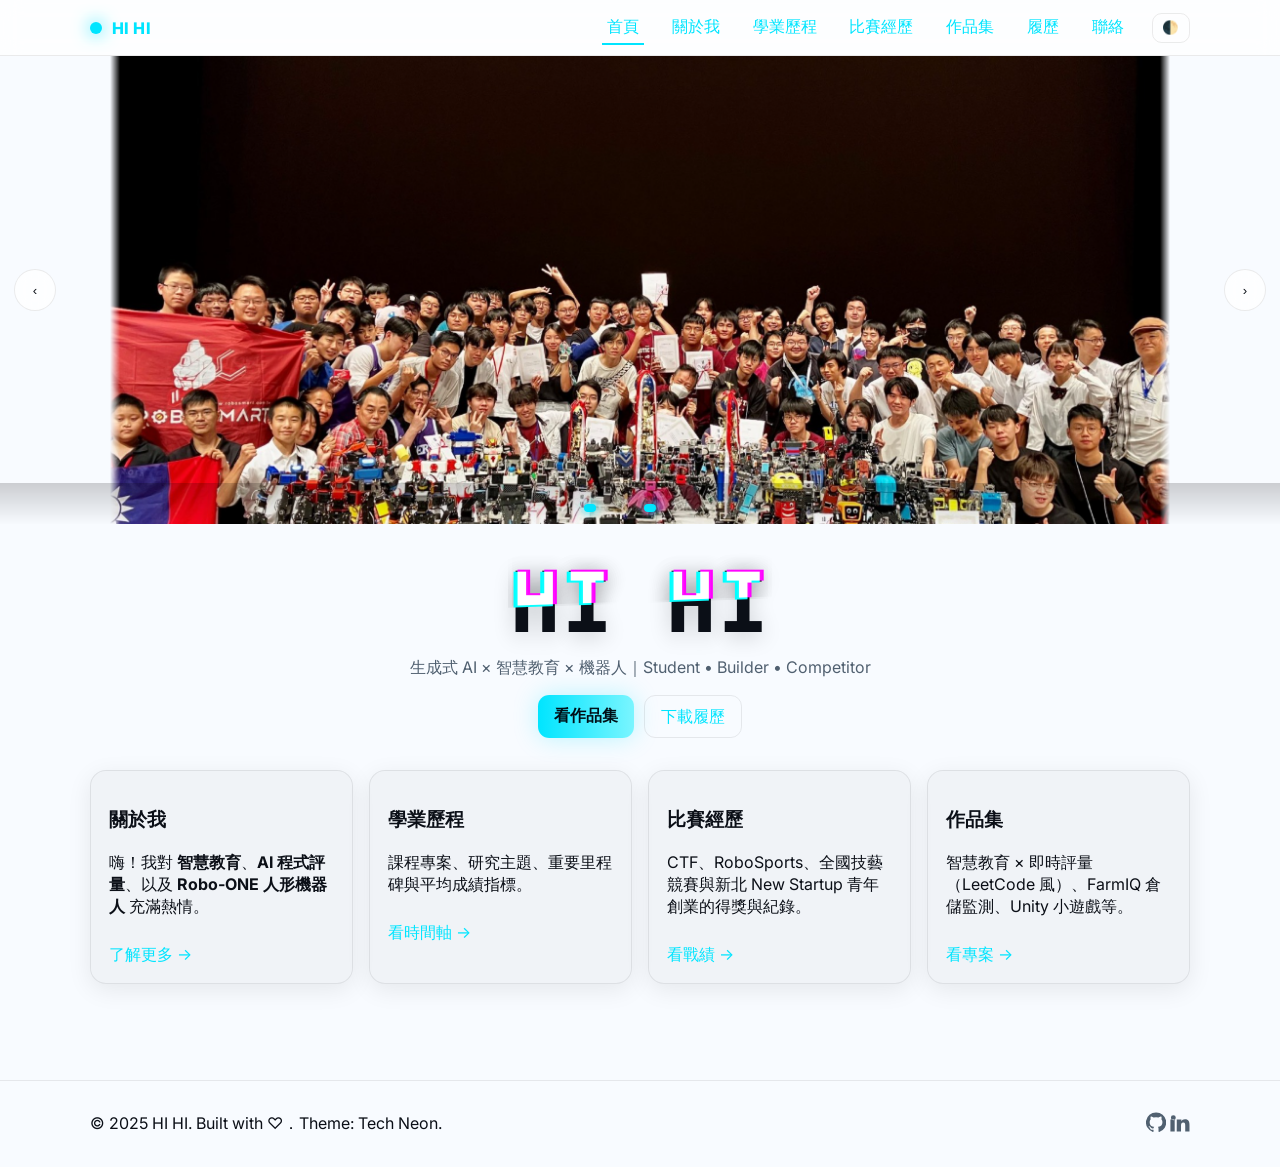
<file: index.html>
<!DOCTYPE html>
<html lang="zh-Hant">

<head>
    <meta charset="utf-8" />
    <meta name="viewport" content="width=device-width, initial-scale=1" />
    <title>首頁 · HI HI — Tech Portfolio</title>
    <meta name="description" content="科技風個人簡介網站：比賽經歷、學業歷程、作品集、履歷與聯絡方式。" />
    <meta name="color-scheme" content="dark light" />
    <link rel="preconnect" href="https://fonts.gstatic.com" crossorigin>
    <link href="https://fonts.googleapis.com/css2?family=JetBrains+Mono:wght@400;600;800&family=Inter:wght@300;400;600;800&display=swap" rel="stylesheet">
    <link rel="stylesheet" href="assets/css/style.css" />
    <script defer src="assets/js/main.js"></script>
    <script src="assets/js/main.js" defer></script>
</head>

<body>

    <header class="site-header glass">
        <div class="container nav-row">
            <a class="brand" href="index.html">
                <span class="logo-dot"></span><span class="brand-text">HI HI</span>
            </a>
            <button class="nav-toggle" aria-label="Toggle Menu">☰</button>
            <nav class="nav">
                <a href="index.html">首頁</a>
                <a href="about.html">關於我</a>
                <a href="academics.html">學業歷程</a>
                <a href="competitions.html">比賽經歷</a>
                <a href="projects.html">作品集</a>
                <a href="resume.html">履歷</a>
                <a href="contact.html">聯絡</a>
                <button id="themeSwitch" class="theme-btn" title="切換主題">🌓</button>
            </nav>
        </div>
    </header>

    <main class="content">

        <section class="hero">
            <div class="hero-slider" aria-label="Hero gallery">
                <div class="slides" id="heroSlides">
                    <img src="assets/images/hero-1.png" alt="作品精選 1" loading="lazy">
                    <img src="assets/images/hero-2.jpg" alt="作品精選 2" loading="lazy">
                    <img src="assets/images/hero-3.jpg" alt="作品精選 3" loading="lazy">
                </div>

                <button class="ctrl prev" aria-label="上一張">‹</button>
                <button class="ctrl next" aria-label="下一張">›</button>

                <div class="dots" id="heroDots"></div>
            </div>
        </section>

        <section class="hero-text">
            <h1 id="brandTitle" class="glitch" data-text="HI HI">HI HI</h1>
            <p id="brandSubtitle" class="subtitle">生成式 AI × 智慧教育 × 機器人｜Student • Builder • Competitor</p>
            <div id="brandCta" class="cta">
                <a class="btn primary" href="projects.html">看作品集</a>
                <a class="btn" href="resume.html">下載履歷</a>
            </div>
        </section>


        <section class="container cards">
            <article class="card">
                <h3>關於我</h3>
                <p>嗨！我對 <b>智慧教育</b>、<b>AI 程式評量</b>、以及 <b>Robo‑ONE 人形機器人</b> 充滿熱情。</p>
                <a class="link" href="about.html">了解更多 →</a>
            </article>
            <article class="card">
                <h3>學業歷程</h3>
                <p>課程專案、研究主題、重要里程碑與平均成績指標。</p>
                <a class="link" href="academics.html">看時間軸 →</a>
            </article>
            <article class="card">
                <h3>比賽經歷</h3>
                <p>CTF、RoboSports、全國技藝競賽與新北 New Startup 青年創業的得獎與紀錄。</p>
                <a class="link" href="competitions.html">看戰績 →</a>
            </article>
            <article class="card">
                <h3>作品集</h3>
                <p>智慧教育 × 即時評量（LeetCode 風）、FarmIQ 倉儲監測、Unity 小遊戲等。</p>
                <a class="link" href="projects.html">看專案 →</a>
            </article>
        </section>

    </main>

    <footer class="site-footer">
        <div class="container footer-row">
            <p>© 2025 HI HI. Built with ♡．Theme: Tech Neon.</p>
            <div class="social">
                <a href="#" aria-label="GitHub" class="icon-link">
                    <svg width="20" height="20" viewBox="0 0 24 24" aria-hidden="true"><path d="M12 .5a12 12 0 0 0-3.79 23.4c.6.11.82-.26.82-.58v-2.02c-3.34.73-4.04-1.61-4.04-1.61-.55-1.41-1.35-1.79-1.35-1.79-1.1-.75.08-.73.08-.73 1.22.09 1.86 1.25 1.86 1.25 1.08 1.86 2.84 1.32 3.53 1.01.11-.78.42-1.32.76-1.62-2.67-.3-5.47-1.34-5.47-5.95 0-1.31.47-2.38 1.24-3.22-.12-.3-.54-1.52.12-3.17 0 0 1.01-.32 3.3 1.23a11.5 11.5 0 0 1 6 0c2.29-1.55 3.3-1.23 3.3-1.23.66 1.65.24 2.87.12 3.17.77.84 1.24 1.91 1.24 3.22 0 4.62-2.81 5.64-5.49 5.94.43.37.81 1.11.81 2.24v3.32c0 .32.22.7.83.58A12 12 0 0 0 12 .5z"/></svg>
                </a>
                <a href="https://www.instagram.com/cangy1118/" aria-label="LinkedIn" class="icon-link">
                    <svg width="20" height="20" viewBox="0 0 24 24" aria-hidden="true"><path d="M6.94 6.94A2.94 2.94 0 1 1 1.06 6.94a2.94 2.94 0 0 1 5.88 0zM.5 23.5h5.12V8.91H.5V23.5zm7.61 0h5.11v-7.13c0-1.9.36-3.74 2.71-3.74 2.31 0 2.34 2.16 2.34 3.86v7.01h5.11V15.6c0-3.89-.84-6.88-5.4-6.88-2.19 0-3.66 1.2-4.26 2.33h-.06V8.92H8.11c.07 1.08 0 14.58 0 14.58z"/></svg>
                </a>
            </div>
        </div>
    </footer>

</body>

</html>
</file>
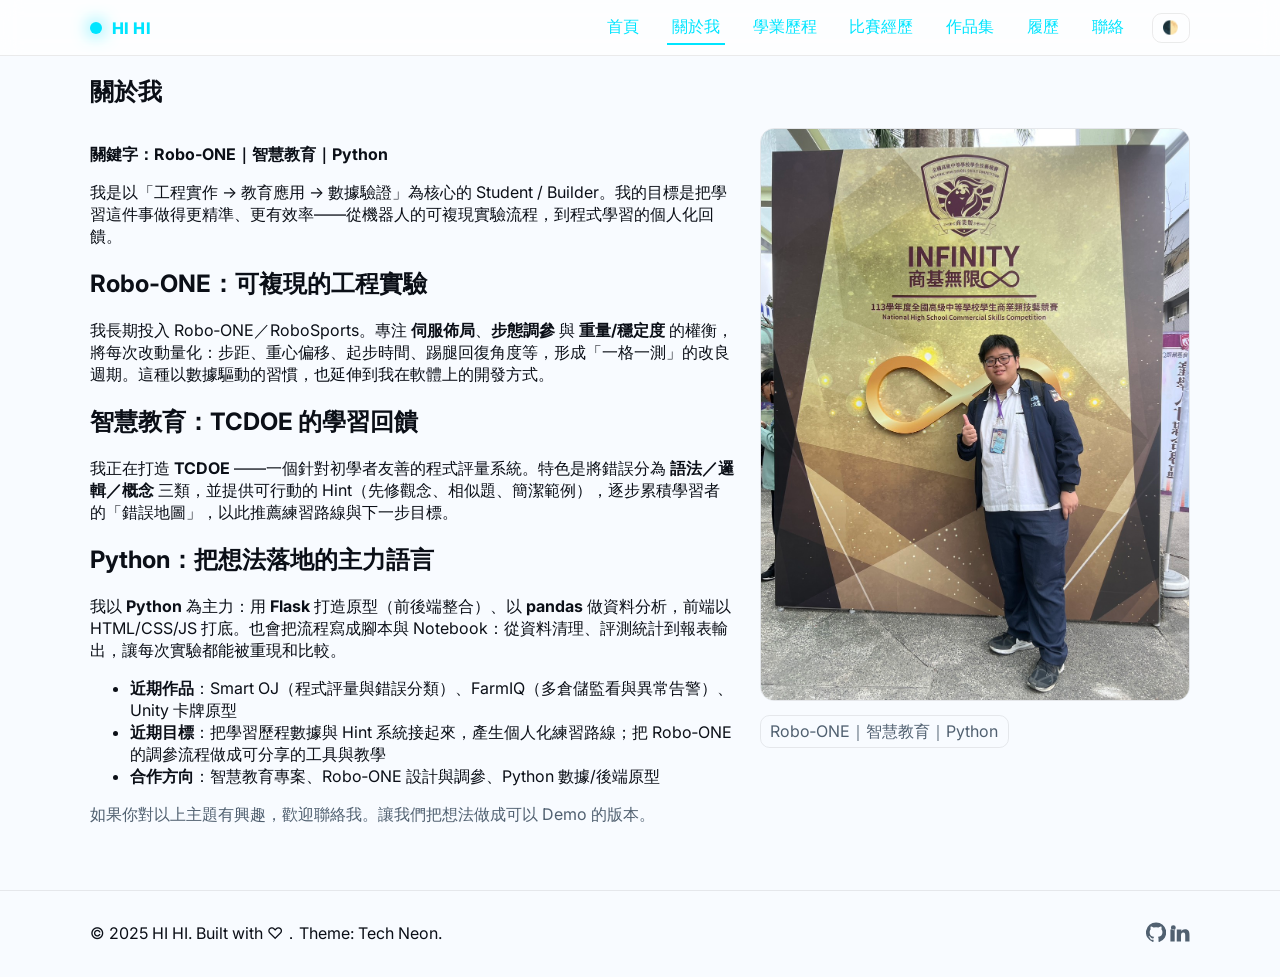
<file: about.html>
<!DOCTYPE html>
<html lang="zh-Hant">

<head>
    <meta charset="utf-8" />
    <meta name="viewport" content="width=device-width, initial-scale=1" />
    <title>首頁 · HI HI — Tech Portfolio</title>
    <meta name="description" content="科技風個人簡介網站：比賽經歷、學業歷程、作品集、履歷與聯絡方式。" />
    <meta name="color-scheme" content="dark light" />
    <link rel="preconnect" href="https://fonts.gstatic.com" crossorigin>
    <link href="https://fonts.googleapis.com/css2?family=JetBrains+Mono:wght@400;600;800&family=Inter:wght@300;400;600;800&display=swap" rel="stylesheet">
    <link rel="stylesheet" href="assets/css/style.css" />
    <script defer src="assets/js/main.js"></script>
</head>

<body>

    <header class="site-header glass">
        <div class="container nav-row">
            <a class="brand" href="index.html">
                <span class="logo-dot"></span><span class="brand-text">HI HI</span>
            </a>
            <button class="nav-toggle" aria-label="Toggle Menu">☰</button>
            <nav class="nav">
                <a href="index.html">首頁</a>
                <a href="about.html">關於我</a>
                <a href="academics.html">學業歷程</a>
                <a href="competitions.html">比賽經歷</a>
                <a href="projects.html">作品集</a>
                <a href="resume.html">履歷</a>
                <a href="contact.html">聯絡</a>
                <button id="themeSwitch" class="theme-btn" title="切換主題">🌓</button>
            </nav>
        </div>
    </header>

    <main class="content">

        <section class="container">
            <h1>關於我</h1>
            <div class="two-col">
                <div>
                    <p><b>關鍵字：Robo‑ONE｜智慧教育｜Python</b></p>
                    <p>我是以「工程實作 → 教育應用 → 數據驗證」為核心的 Student / Builder。我的目標是把學習這件事做得更精準、更有效率——從機器人的可複現實驗流程，到程式學習的個人化回饋。</p>

                    <h2>Robo‑ONE：可複現的工程實驗</h2>
                    <p>我長期投入 Robo‑ONE／RoboSports。專注 <b>伺服佈局</b>、<b>步態調參</b> 與 <b>重量/穩定度</b> 的權衡，將每次改動量化：步距、重心偏移、起步時間、踢腿回復角度等，形成「一格一測」的改良週期。這種以數據驅動的習慣，也延伸到我在軟體上的開發方式。</p>

                    <h2>智慧教育：TCDOE 的學習回饋</h2>
                    <p>我正在打造 <b>TCDOE </b>——一個針對初學者友善的程式評量系統。特色是將錯誤分為 <b>語法／邏輯／概念</b> 三類，並提供可行動的 Hint（先修觀念、相似題、簡潔範例），逐步累積學習者的「錯誤地圖」，以此推薦練習路線與下一步目標。</p>

                    <h2>Python：把想法落地的主力語言</h2>
                    <p>我以 <b>Python</b> 為主力：用 <b>Flask</b> 打造原型（前後端整合）、以 <b>pandas</b> 做資料分析，前端以 HTML/CSS/JS 打底。也會把流程寫成腳本與 Notebook：從資料清理、評測統計到報表輸出，讓每次實驗都能被重現和比較。</p>

                    <ul class="check">
                        <li><b>近期作品</b>：Smart OJ（程式評量與錯誤分類）、FarmIQ（多倉儲監看與異常告警）、Unity 卡牌原型</li>
                        <li><b>近期目標</b>：把學習歷程數據與 Hint 系統接起來，產生個人化練習路線；把 Robo‑ONE 的調參流程做成可分享的工具與教學</li>
                        <li><b>合作方向</b>：智慧教育專案、Robo‑ONE 設計與調參、Python 數據/後端原型</li>
                    </ul>

                    <p class="muted">如果你對以上主題有興趣，歡迎聯絡我。讓我們把想法做成可以 Demo 的版本。</p>
                </div>
                <aside class="aside">
                    <img src="assets/images/me.jpg" alt="個人大頭照" />
                    <div class="badge">Robo‑ONE｜智慧教育｜Python</div>
                </aside>
            </div>
        </section>

    </main>

    <footer class="site-footer">
        <div class="container footer-row">
            <p>© 2025 HI HI. Built with ♡．Theme: Tech Neon.</p>
            <div class="social">
                <a href="#" aria-label="GitHub" class="icon-link">
                    <svg width="20" height="20" viewBox="0 0 24 24" aria-hidden="true"><path d="M12 .5a12 12 0 0 0-3.79 23.4c.6.11.82-.26.82-.58v-2.02c-3.34.73-4.04-1.61-4.04-1.61-.55-1.41-1.35-1.79-1.35-1.79-1.1-.75.08-.73.08-.73 1.22.09 1.86 1.25 1.86 1.25 1.08 1.86 2.84 1.32 3.53 1.01.11-.78.42-1.32.76-1.62-2.67-.3-5.47-1.34-5.47-5.95 0-1.31.47-2.38 1.24-3.22-.12-.3-.54-1.52.12-3.17 0 0 1.01-.32 3.3 1.23a11.5 11.5 0 0 1 6 0c2.29-1.55 3.3-1.23 3.3-1.23.66 1.65.24 2.87.12 3.17.77.84 1.24 1.91 1.24 3.22 0 4.62-2.81 5.64-5.49 5.94.43.37.81 1.11.81 2.24v3.32c0 .32.22.7.83.58A12 12 0 0 0 12 .5z"/></svg>
                </a>
                <a href="#" aria-label="LinkedIn" class="icon-link">
                    <svg width="20" height="20" viewBox="0 0 24 24" aria-hidden="true"><path d="M6.94 6.94A2.94 2.94 0 1 1 1.06 6.94a2.94 2.94 0 0 1 5.88 0zM.5 23.5h5.12V8.91H.5V23.5zm7.61 0h5.11v-7.13c0-1.9.36-3.74 2.71-3.74 2.31 0 2.34 2.16 2.34 3.86v7.01h5.11V15.6c0-3.89-.84-6.88-5.4-6.88-2.19 0-3.66 1.2-4.26 2.33h-.06V8.92H8.11c.07 1.08 0 14.58 0 14.58z"/></svg>
                </a>
            </div>
        </div>
    </footer>

</body>

</html>
</file>
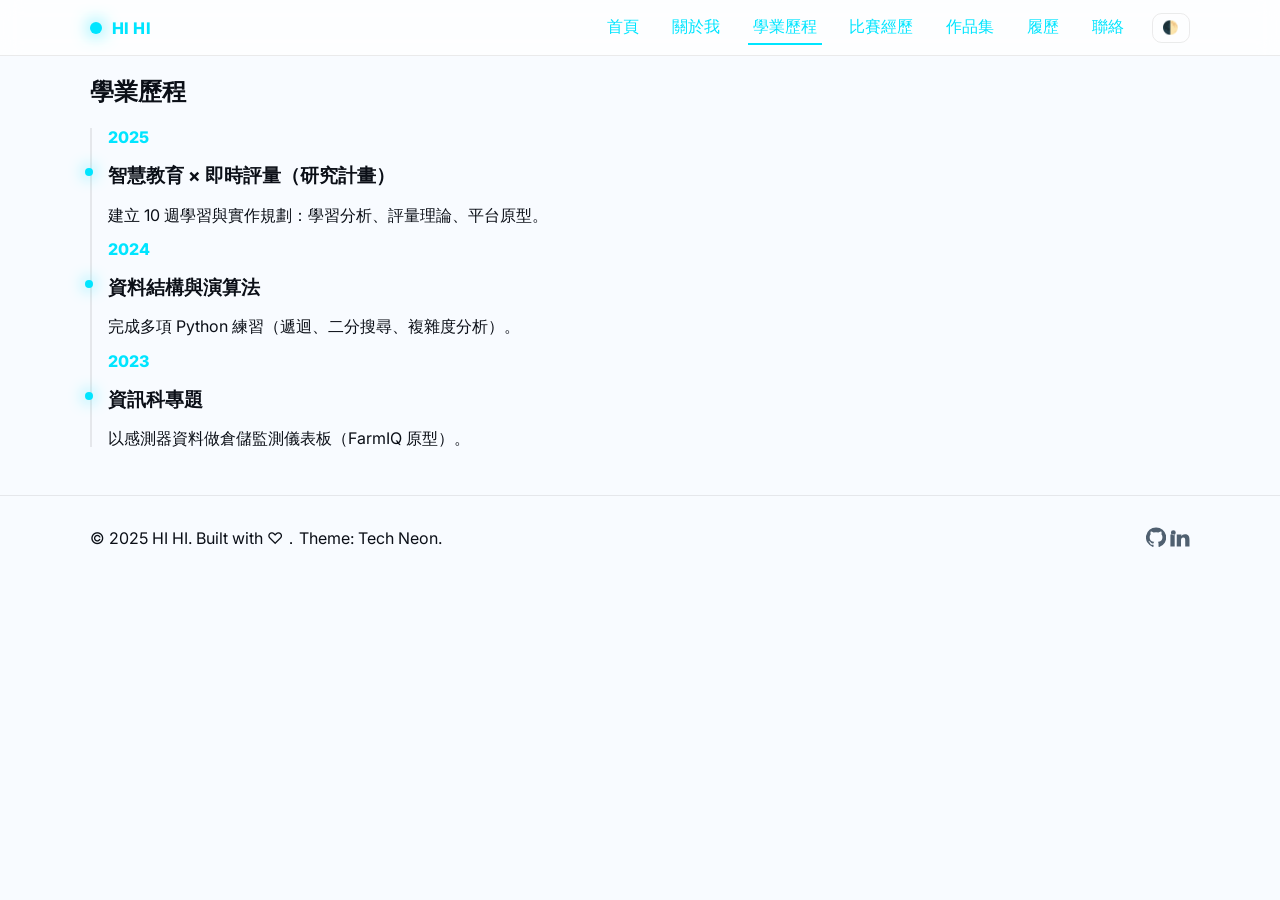
<file: academics.html>
<!DOCTYPE html>
<html lang="zh-Hant">
<head>
  <meta charset="utf-8" />
  <meta name="viewport" content="width=device-width, initial-scale=1" />
  <title>學業歷程 · HI HI — Tech Portfolio</title>
  <meta name="description" content="科技風個人簡介網站：比賽經歷、學業歷程、作品集、履歷與聯絡方式。" />
  <meta name="color-scheme" content="dark light" />
  <link rel="preconnect" href="https://fonts.gstatic.com" crossorigin>
  <link href="https://fonts.googleapis.com/css2?family=JetBrains+Mono:wght@400;600;800&family=Inter:wght@300;400;600;800&display=swap" rel="stylesheet">
  <link rel="stylesheet" href="assets/css/style.css" />
  <script defer src="assets/js/main.js"></script>
</head>

<body>

<header class="site-header glass">
  <div class="container nav-row">
    <a class="brand" href="index.html">
      <span class="logo-dot"></span><span class="brand-text">HI HI</span>
    </a>
    <button class="nav-toggle" aria-label="Toggle Menu">☰</button>
    <nav class="nav">
      <a href="index.html">首頁</a>
      <a href="about.html">關於我</a>
      <a href="academics.html">學業歷程</a>
      <a href="competitions.html">比賽經歷</a>
      <a href="projects.html">作品集</a>
      <a href="resume.html">履歷</a>
      <a href="contact.html">聯絡</a>
      <button id="themeSwitch" class="theme-btn" title="切換主題">🌓</button>
    </nav>
  </div>
</header>

<main class="content">

<section class="container">
  <h1>學業歷程</h1>
  <ol class="timeline">
    <li>
      <div class="time">2025</div>
      <div class="content">
        <h3>智慧教育 × 即時評量（研究計畫）</h3>
        <p>建立 10 週學習與實作規劃：學習分析、評量理論、平台原型。</p>
      </div>
    </li>
    <li>
      <div class="time">2024</div>
      <div class="content">
        <h3>資料結構與演算法</h3>
        <p>完成多項 Python 練習（遞迴、二分搜尋、複雜度分析）。</p>
      </div>
    </li>
    <li>
      <div class="time">2023</div>
      <div class="content">
        <h3>資訊科專題</h3>
        <p>以感測器資料做倉儲監測儀表板（FarmIQ 原型）。</p>
      </div>
    </li>
  </ol>
</section>

</main>

<footer class="site-footer">
  <div class="container footer-row">
    <p>© 2025 HI HI. Built with ♡．Theme: Tech Neon.</p>
    <div class="social">
      <a href="#" aria-label="GitHub" class="icon-link">
        <svg width="20" height="20" viewBox="0 0 24 24" aria-hidden="true"><path d="M12 .5a12 12 0 0 0-3.79 23.4c.6.11.82-.26.82-.58v-2.02c-3.34.73-4.04-1.61-4.04-1.61-.55-1.41-1.35-1.79-1.35-1.79-1.1-.75.08-.73.08-.73 1.22.09 1.86 1.25 1.86 1.25 1.08 1.86 2.84 1.32 3.53 1.01.11-.78.42-1.32.76-1.62-2.67-.3-5.47-1.34-5.47-5.95 0-1.31.47-2.38 1.24-3.22-.12-.3-.54-1.52.12-3.17 0 0 1.01-.32 3.3 1.23a11.5 11.5 0 0 1 6 0c2.29-1.55 3.3-1.23 3.3-1.23.66 1.65.24 2.87.12 3.17.77.84 1.24 1.91 1.24 3.22 0 4.62-2.81 5.64-5.49 5.94.43.37.81 1.11.81 2.24v3.32c0 .32.22.7.83.58A12 12 0 0 0 12 .5z"/></svg>
      </a>
      <a href="#" aria-label="LinkedIn" class="icon-link">
        <svg width="20" height="20" viewBox="0 0 24 24" aria-hidden="true"><path d="M6.94 6.94A2.94 2.94 0 1 1 1.06 6.94a2.94 2.94 0 0 1 5.88 0zM.5 23.5h5.12V8.91H.5V23.5zm7.61 0h5.11v-7.13c0-1.9.36-3.74 2.71-3.74 2.31 0 2.34 2.16 2.34 3.86v7.01h5.11V15.6c0-3.89-.84-6.88-5.4-6.88-2.19 0-3.66 1.2-4.26 2.33h-.06V8.92H8.11c.07 1.08 0 14.58 0 14.58z"/></svg>
      </a>
    </div>
  </div>
</footer>

</body>
</html>
</file>
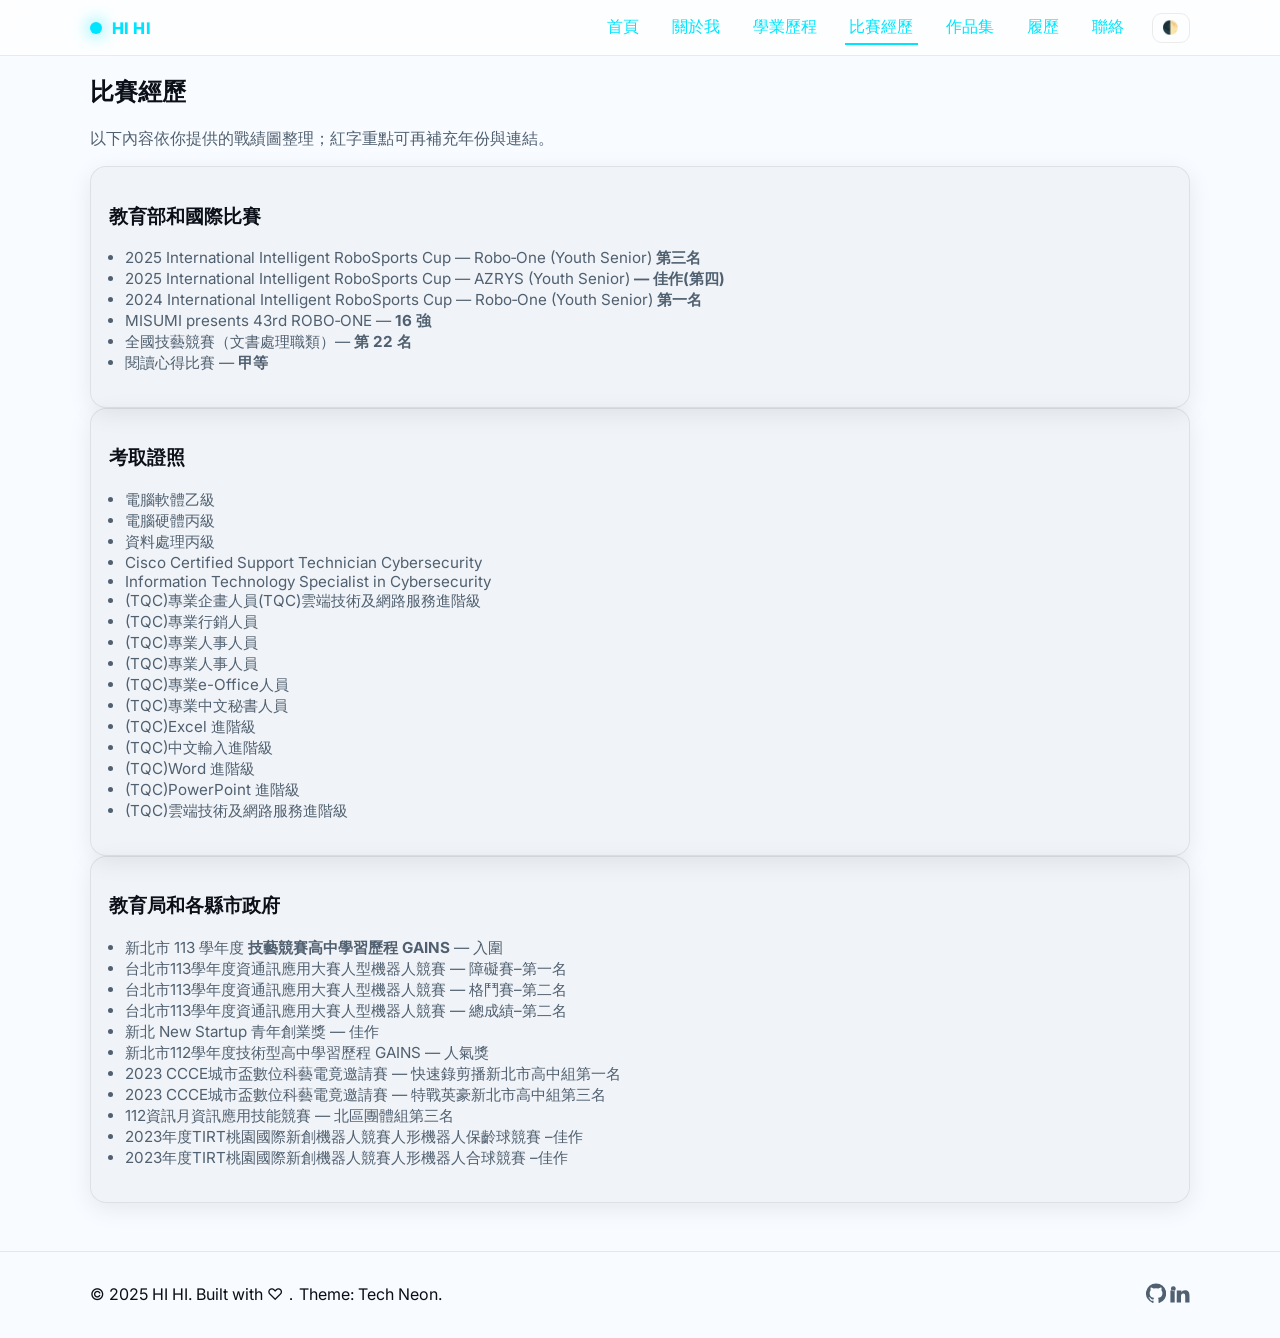
<file: competitions.html>
<!DOCTYPE html>
<html lang="zh-Hant">

<head>
    <meta charset="utf-8" />
    <meta name="viewport" content="width=device-width, initial-scale=1" />
    <title>首頁 · HI HI — Tech Portfolio</title>
    <meta name="description" content="科技風個人簡介網站：比賽經歷、學業歷程、作品集、履歷與聯絡方式。" />
    <meta name="color-scheme" content="dark light" />
    <link rel="preconnect" href="https://fonts.gstatic.com" crossorigin>
    <link href="https://fonts.googleapis.com/css2?family=JetBrains+Mono:wght@400;600;800&family=Inter:wght@300;400;600;800&display=swap" rel="stylesheet">
    <link rel="stylesheet" href="assets/css/style.css" />
    <script defer src="assets/js/main.js"></script>
</head>

<body>

    <header class="site-header glass">
        <div class="container nav-row">
            <a class="brand" href="index.html">
                <span class="logo-dot"></span><span class="brand-text">HI HI</span>
            </a>
            <button class="nav-toggle" aria-label="Toggle Menu">☰</button>
            <nav class="nav">
                <a href="index.html">首頁</a>
                <a href="about.html">關於我</a>
                <a href="academics.html">學業歷程</a>
                <a href="competitions.html">比賽經歷</a>
                <a href="projects.html">作品集</a>
                <a href="resume.html">履歷</a>
                <a href="contact.html">聯絡</a>
                <button id="themeSwitch" class="theme-btn" title="切換主題">🌓</button>
            </nav>
        </div>
    </header>

    <main class="content">

        <section class="container">
            <h1>比賽經歷</h1>
            <p class="muted">以下內容依你提供的戰績圖整理；紅字重點可再補充年份與連結。</p>
            <div class="grid cards-2">
                <article class="card">
                    <h3>教育部和國際比賽</h3>
                    <ul class="meta">
                        <li>2025 International Intelligent RoboSports Cup — Robo‑One (Youth Senior) <b>第三名</b></li>
                        <li>2025 International Intelligent RoboSports Cup — AZRYS (Youth Senior) <b> — 佳作(第四)</b></li>
                        <li>2024 International Intelligent RoboSports Cup — Robo‑One (Youth Senior) <b>第一名</b></li>
                        <li>MISUMI presents 43rd ROBO‑ONE — <b>16 強</b></li>
                        <li>全國技藝競賽（文書處理職類）— <b>第 22 名</b></li>
                        <li>閱讀心得比賽 — <b>甲等</b></li>
                    </ul>
                </article>
                <article class="card">
                    <h3>考取證照</h3>
                    <ul class="meta">
                        <li>電腦軟體乙級</li>
                        <li>電腦硬體丙級</li>
                        <li>資料處理丙級</li>
                        <li>Cisco Certified Support Technician Cybersecurity</li>
                        <li>Information Technology Specialist in Cybersecurity</li>
                        <li>(TQC)專業企畫人員(TQC)雲端技術及網路服務進階級
                        </li>
                        <li>(TQC)專業行銷人員</li>
                        <li>(TQC)專業人事人員</li>
                        <li>(TQC)專業人事人員</li>
                        <li>(TQC)專業e-Office人員 </li>
                        <li>(TQC)專業中文秘書人員 </li>
                        <li>(TQC)Excel 進階級 </li>
                        <li>(TQC)中文輸入進階級 </li>
                        <li>(TQC)Word 進階級 </li>
                        <li>(TQC)PowerPoint 進階級 </li>
                        <li>(TQC)雲端技術及網路服務進階級</li>
                    </ul>
                </article>
                <article class="card">
                    <h3>教育局和各縣市政府</h3>
                    <ul class="meta">
                        <li>新北市 113 學年度 <b>技藝競賽高中學習歷程 GAINS</b> — 入圍</li>
                        <li><span class="muted">台北市113學年度資通訊應用大賽人型機器人競賽 — 障礙賽–第一名</span></li>
                        <li><span class="muted">台北市113學年度資通訊應用大賽人型機器人競賽 — 格鬥賽–第二名</span></li>
                        <li><span class="muted">台北市113學年度資通訊應用大賽人型機器人競賽 — 總成績–第二名</span></li>
                        <li>新北 New Startup 青年創業獎 — <span class="muted">佳作</span></li>
                        <li>新北市112學年度技術型高中學習歷程 GAINS — 人氣獎</li>
                        <li><span class="muted">2023 CCCE城市盃數位科藝電竟邀請賽 — 快速錄剪播新北市高中組第一名</span></li>
                        <li><span class="muted">2023 CCCE城市盃數位科藝電竟邀請賽 — 特戰英豪新北市高中組第三名</span></li>
                        <li>112資訊月資訊應用技能競賽 — 北區團體組第三名</li>
                        <li>2023年度TIRT桃園國際新創機器人競賽人形機器人保齡球競賽 –佳作</li>
                        <li>2023年度TIRT桃園國際新創機器人競賽人形機器人合球競賽 –佳作</li>
                    </ul>
                </article>

            </div>
        </section>

    </main>

    <footer class="site-footer">
        <div class="container footer-row">
            <p>© 2025 HI HI. Built with ♡．Theme: Tech Neon.</p>
            <div class="social">
                <a href="#" aria-label="GitHub" class="icon-link">
                    <svg width="20" height="20" viewBox="0 0 24 24" aria-hidden="true"><path d="M12 .5a12 12 0 0 0-3.79 23.4c.6.11.82-.26.82-.58v-2.02c-3.34.73-4.04-1.61-4.04-1.61-.55-1.41-1.35-1.79-1.35-1.79-1.1-.75.08-.73.08-.73 1.22.09 1.86 1.25 1.86 1.25 1.08 1.86 2.84 1.32 3.53 1.01.11-.78.42-1.32.76-1.62-2.67-.3-5.47-1.34-5.47-5.95 0-1.31.47-2.38 1.24-3.22-.12-.3-.54-1.52.12-3.17 0 0 1.01-.32 3.3 1.23a11.5 11.5 0 0 1 6 0c2.29-1.55 3.3-1.23 3.3-1.23.66 1.65.24 2.87.12 3.17.77.84 1.24 1.91 1.24 3.22 0 4.62-2.81 5.64-5.49 5.94.43.37.81 1.11.81 2.24v3.32c0 .32.22.7.83.58A12 12 0 0 0 12 .5z"/></svg>
                </a>
                <a href="#" aria-label="LinkedIn" class="icon-link">
                    <svg width="20" height="20" viewBox="0 0 24 24" aria-hidden="true"><path d="M6.94 6.94A2.94 2.94 0 1 1 1.06 6.94a2.94 2.94 0 0 1 5.88 0zM.5 23.5h5.12V8.91H.5V23.5zm7.61 0h5.11v-7.13c0-1.9.36-3.74 2.71-3.74 2.31 0 2.34 2.16 2.34 3.86v7.01h5.11V15.6c0-3.89-.84-6.88-5.4-6.88-2.19 0-3.66 1.2-4.26 2.33h-.06V8.92H8.11c.07 1.08 0 14.58 0 14.58z"/></svg>
                </a>
            </div>
        </div>
    </footer>

</body>

</html>
</file>
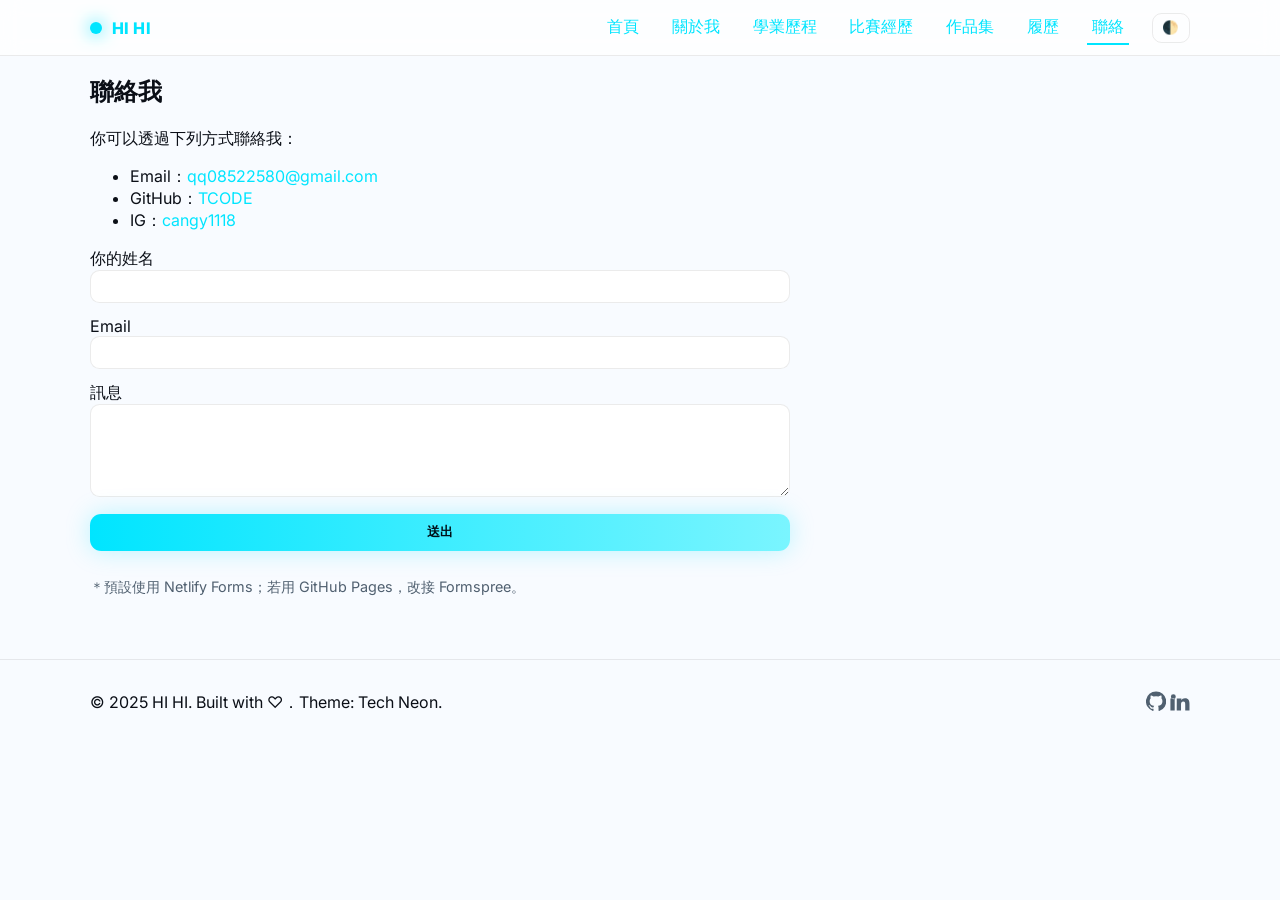
<file: contact.html>
<!DOCTYPE html>
<html lang="zh-Hant">

<head>
    <meta charset="utf-8" />
    <meta name="viewport" content="width=device-width, initial-scale=1" />
    <title>聯絡 · HI HI — Tech Portfolio</title>
    <meta name="description" content="科技風個人簡介網站：比賽經歷、學業歷程、作品集、履歷與聯絡方式。" />
    <meta name="color-scheme" content="dark light" />
    <link rel="preconnect" href="https://fonts.gstatic.com" crossorigin>
    <link href="https://fonts.googleapis.com/css2?family=JetBrains+Mono:wght@400;600;800&family=Inter:wght@300;400;600;800&display=swap" rel="stylesheet">
    <link rel="stylesheet" href="assets/css/style.css" />
    <script defer src="assets/js/main.js"></script>
</head>

<body>

    <header class="site-header glass">
        <div class="container nav-row">
            <a class="brand" href="index.html">
                <span class="logo-dot"></span><span class="brand-text">HI HI</span>
            </a>
            <button class="nav-toggle" aria-label="Toggle Menu">☰</button>
            <nav class="nav">
                <a href="index.html">首頁</a>
                <a href="about.html">關於我</a>
                <a href="academics.html">學業歷程</a>
                <a href="competitions.html">比賽經歷</a>
                <a href="projects.html">作品集</a>
                <a href="resume.html">履歷</a>
                <a href="contact.html">聯絡</a>
                <button id="themeSwitch" class="theme-btn" title="切換主題">🌓</button>
            </nav>
        </div>
    </header>

    <main class="content">

        <section class="container">
            <h1>聯絡我</h1>
            <p>你可以透過下列方式聯絡我：</p>
            <ul class="contact-list">
                <li>Email：<a href="mailto:qq08522580@gmail.com">qq08522580@gmail.com</a></li>
                <li>GitHub：<a href="https://github.com/TCODE131" target="_blank" rel="noopener">TCODE</a></li>
                <li>IG：<a href="https://www.instagram.com/cangy1118/" target="_blank" rel="noopener">cangy1118</a></li>
            </ul>
            <form class="contact-form" name="contact" netlify>
                <input type="hidden" name="form-name" value="contact" />
                <label>你的姓名 <input name="name" required></label>
                <label>Email <input type="email" name="email" required></label>
                <label>訊息 <textarea name="message" rows="5" required></textarea></label>
                <button class="btn primary" type="submit">送出</button>
                <p class="form-note">＊預設使用 Netlify Forms；若用 GitHub Pages，改接 Formspree。</p>
            </form>
        </section>

    </main>

    <footer class="site-footer">
        <div class="container footer-row">
            <p>© 2025 HI HI. Built with ♡．Theme: Tech Neon.</p>
            <div class="social">
                <a href="#" aria-label="GitHub" class="icon-link">
                    <svg width="20" height="20" viewBox="0 0 24 24" aria-hidden="true"><path d="M12 .5a12 12 0 0 0-3.79 23.4c.6.11.82-.26.82-.58v-2.02c-3.34.73-4.04-1.61-4.04-1.61-.55-1.41-1.35-1.79-1.35-1.79-1.1-.75.08-.73.08-.73 1.22.09 1.86 1.25 1.86 1.25 1.08 1.86 2.84 1.32 3.53 1.01.11-.78.42-1.32.76-1.62-2.67-.3-5.47-1.34-5.47-5.95 0-1.31.47-2.38 1.24-3.22-.12-.3-.54-1.52.12-3.17 0 0 1.01-.32 3.3 1.23a11.5 11.5 0 0 1 6 0c2.29-1.55 3.3-1.23 3.3-1.23.66 1.65.24 2.87.12 3.17.77.84 1.24 1.91 1.24 3.22 0 4.62-2.81 5.64-5.49 5.94.43.37.81 1.11.81 2.24v3.32c0 .32.22.7.83.58A12 12 0 0 0 12 .5z"/></svg>
                </a>
                <a href="#" aria-label="LinkedIn" class="icon-link">
                    <svg width="20" height="20" viewBox="0 0 24 24" aria-hidden="true"><path d="M6.94 6.94A2.94 2.94 0 1 1 1.06 6.94a2.94 2.94 0 0 1 5.88 0zM.5 23.5h5.12V8.91H.5V23.5zm7.61 0h5.11v-7.13c0-1.9.36-3.74 2.71-3.74 2.31 0 2.34 2.16 2.34 3.86v7.01h5.11V15.6c0-3.89-.84-6.88-5.4-6.88-2.19 0-3.66 1.2-4.26 2.33h-.06V8.92H8.11c.07 1.08 0 14.58 0 14.58z"/></svg>
                </a>
            </div>
        </div>
    </footer>

</body>

</html>
</file>
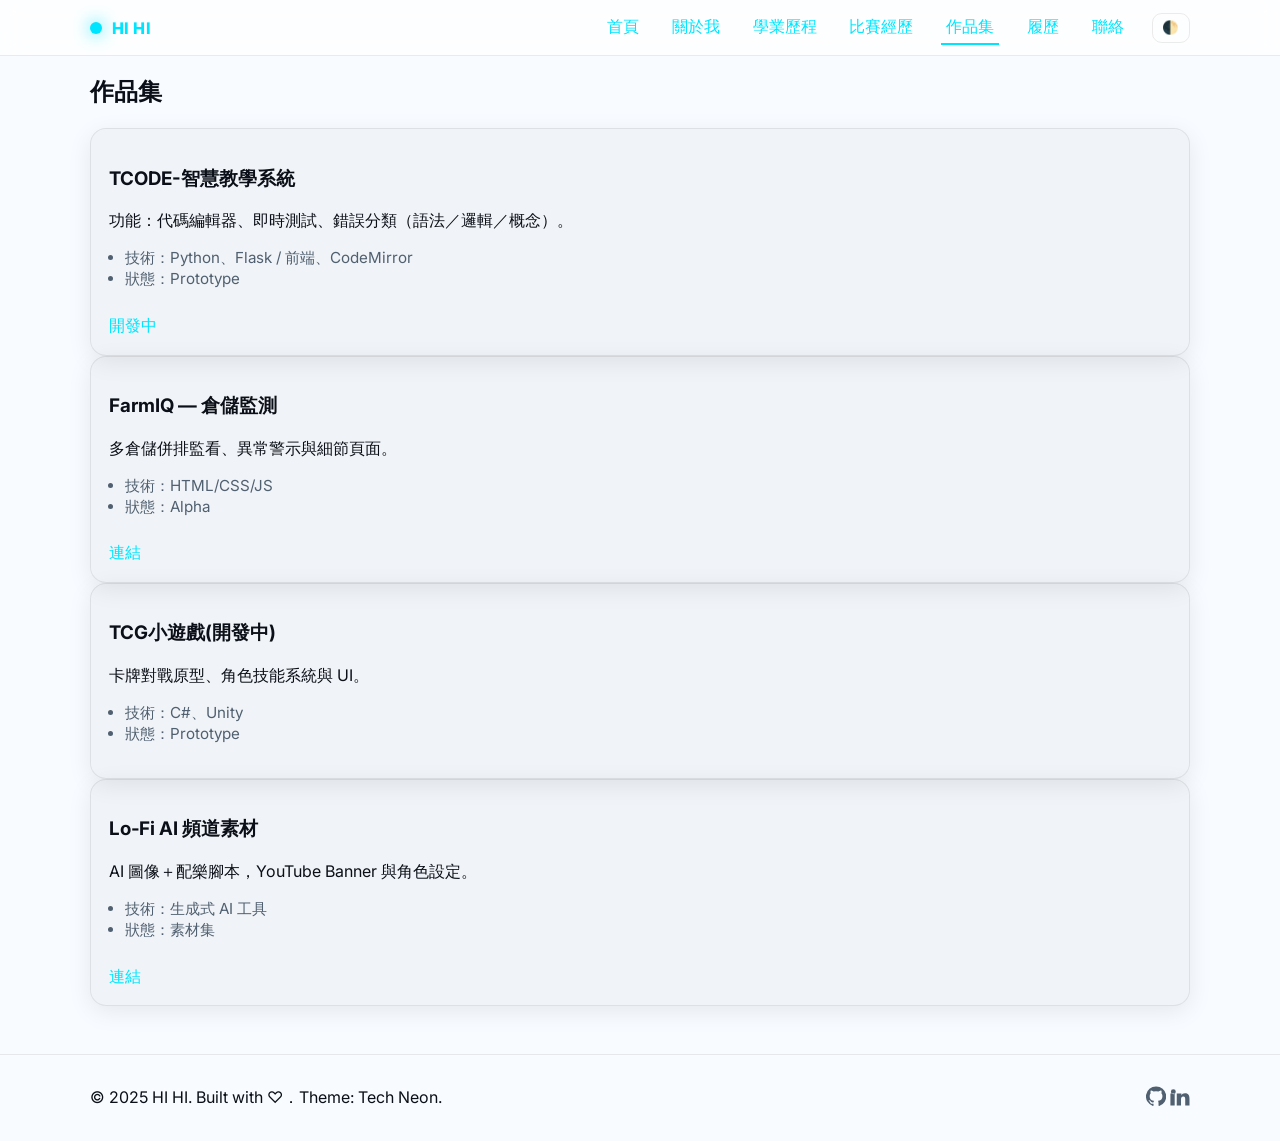
<file: projects.html>
<!DOCTYPE html>
<html lang="zh-Hant">

<head>
    <meta charset="utf-8" />
    <meta name="viewport" content="width=device-width, initial-scale=1" />
    <title>作品集 · HI HI — Tech Portfolio</title>
    <meta name="description" content="科技風個人簡介網站：比賽經歷、學業歷程、作品集、履歷與聯絡方式。" />
    <meta name="color-scheme" content="dark light" />
    <link rel="preconnect" href="https://fonts.gstatic.com" crossorigin>
    <link href="https://fonts.googleapis.com/css2?family=JetBrains+Mono:wght@400;600;800&family=Inter:wght@300;400;600;800&display=swap" rel="stylesheet">
    <link rel="stylesheet" href="assets/css/style.css" />
    <script defer src="assets/js/main.js"></script>
</head>

<body>

    <header class="site-header glass">
        <div class="container nav-row">
            <a class="brand" href="index.html">
                <span class="logo-dot"></span><span class="brand-text">HI HI</span>
            </a>
            <button class="nav-toggle" aria-label="Toggle Menu">☰</button>
            <nav class="nav">
                <a href="index.html">首頁</a>
                <a href="about.html">關於我</a>
                <a href="academics.html">學業歷程</a>
                <a href="competitions.html">比賽經歷</a>
                <a href="projects.html">作品集</a>
                <a href="resume.html">履歷</a>
                <a href="contact.html">聯絡</a>
                <button id="themeSwitch" class="theme-btn" title="切換主題">🌓</button>
            </nav>
        </div>
    </header>

    <main class="content">

        <section class="container">
            <h1>作品集</h1>
            <div class="grid cards-2">
                <article class="card project">
                    <h3>TCODE-智慧教學系統</h3>
                    <p>功能：代碼編輯器、即時測試、錯誤分類（語法／邏輯／概念）。</p>
                    <ul class="meta">
                        <li>技術：Python、Flask / 前端、CodeMirror</li>
                        <li>狀態：Prototype</li>
                    </ul>
                    <a class="link" href="#" aria-disabled="true">開發中</a>
                </article>
                <article class="card project">
                    <h3>FarmIQ — 倉儲監測</h3>
                    <p>多倉儲併排監看、異常警示與細節頁面。</p>
                    <ul class="meta">
                        <li>技術：HTML/CSS/JS</li>
                        <li>狀態：Alpha</li>
                    </ul>
                    <a class="link" href="https://cang8175.github.io/index.html" aria-disabled="true">連結</a>
                </article>
                <article class="card project">
                    <h3>TCG小遊戲(開發中)</h3>
                    <p>卡牌對戰原型、角色技能系統與 UI。</p>
                    <ul class="meta">
                        <li>技術：C#、Unity</li>
                        <li>狀態：Prototype</li>
                    </ul>
                </article>
                <article class="card project">
                    <h3>Lo‑Fi AI 頻道素材</h3>
                    <p>AI 圖像＋配樂腳本，YouTube Banner 與角色設定。</p>
                    <ul class="meta">
                        <li>技術：生成式 AI 工具</li>
                        <li>狀態：素材集</li>
                    </ul>
                    <a class="link" href="https://www.youtube.com/watch?v=zMUrtJz_MVg" aria-disabled="true">連結</a>
                </article>
            </div>
        </section>

    </main>

    <footer class="site-footer">
        <div class="container footer-row">
            <p>© 2025 HI HI. Built with ♡．Theme: Tech Neon.</p>
            <div class="social">
                <a href="#" aria-label="GitHub" class="icon-link">
                    <svg width="20" height="20" viewBox="0 0 24 24" aria-hidden="true"><path d="M12 .5a12 12 0 0 0-3.79 23.4c.6.11.82-.26.82-.58v-2.02c-3.34.73-4.04-1.61-4.04-1.61-.55-1.41-1.35-1.79-1.35-1.79-1.1-.75.08-.73.08-.73 1.22.09 1.86 1.25 1.86 1.25 1.08 1.86 2.84 1.32 3.53 1.01.11-.78.42-1.32.76-1.62-2.67-.3-5.47-1.34-5.47-5.95 0-1.31.47-2.38 1.24-3.22-.12-.3-.54-1.52.12-3.17 0 0 1.01-.32 3.3 1.23a11.5 11.5 0 0 1 6 0c2.29-1.55 3.3-1.23 3.3-1.23.66 1.65.24 2.87.12 3.17.77.84 1.24 1.91 1.24 3.22 0 4.62-2.81 5.64-5.49 5.94.43.37.81 1.11.81 2.24v3.32c0 .32.22.7.83.58A12 12 0 0 0 12 .5z"/></svg>
                </a>
                <a href="#" aria-label="LinkedIn" class="icon-link">
                    <svg width="20" height="20" viewBox="0 0 24 24" aria-hidden="true"><path d="M6.94 6.94A2.94 2.94 0 1 1 1.06 6.94a2.94 2.94 0 0 1 5.88 0zM.5 23.5h5.12V8.91H.5V23.5zm7.61 0h5.11v-7.13c0-1.9.36-3.74 2.71-3.74 2.31 0 2.34 2.16 2.34 3.86v7.01h5.11V15.6c0-3.89-.84-6.88-5.4-6.88-2.19 0-3.66 1.2-4.26 2.33h-.06V8.92H8.11c.07 1.08 0 14.58 0 14.58z"/></svg>
                </a>
            </div>
        </div>
    </footer>

</body>

</html>
</file>
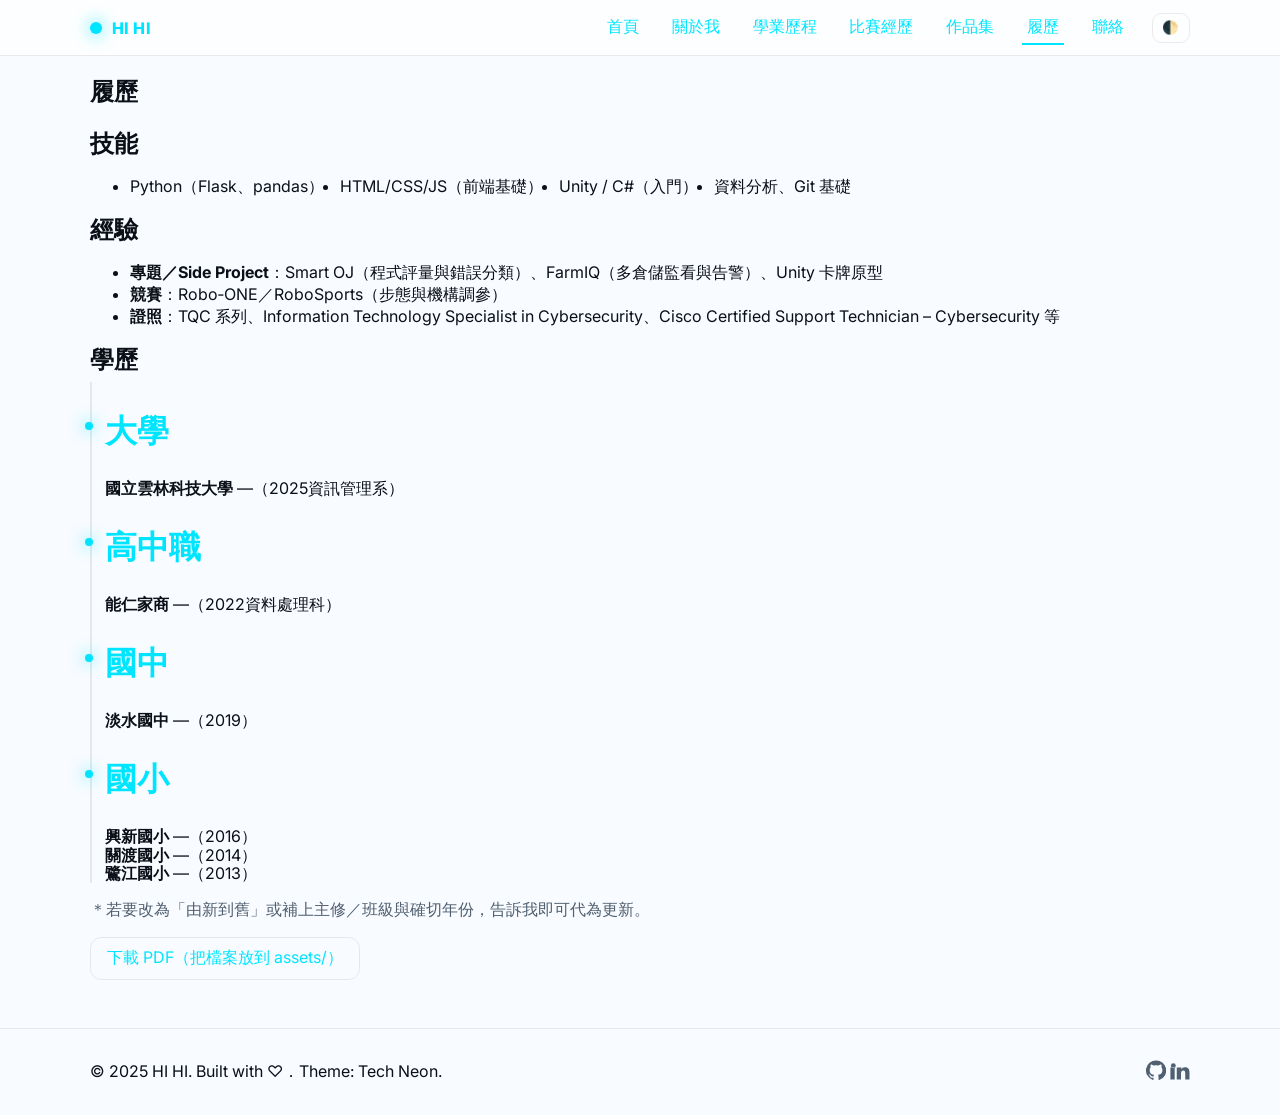
<file: resume.html>
<!DOCTYPE html>
<html lang="zh-Hant">

<head>
    <meta charset="utf-8" />
    <meta name="viewport" content="width=device-width, initial-scale=1" />
    <title>首頁 · HI HI — Tech Portfolio</title>
    <meta name="description" content="科技風個人簡介網站：比賽經歷、學業歷程、作品集、履歷與聯絡方式。" />
    <meta name="color-scheme" content="dark light" />
    <link rel="preconnect" href="https://fonts.gstatic.com" crossorigin>
    <link href="https://fonts.googleapis.com/css2?family=JetBrains+Mono:wght@400;600;800&family=Inter:wght@300;400;600;800&display=swap" rel="stylesheet">
    <link rel="stylesheet" href="assets/css/style.css" />
    <script defer src="assets/js/main.js"></script>
</head>

<body>

    <header class="site-header glass">
        <div class="container nav-row">
            <a class="brand" href="index.html">
                <span class="logo-dot"></span><span class="brand-text">HI HI</span>
            </a>
            <button class="nav-toggle" aria-label="Toggle Menu">☰</button>
            <nav class="nav">
                <a href="index.html">首頁</a>
                <a href="about.html">關於我</a>
                <a href="academics.html">學業歷程</a>
                <a href="competitions.html">比賽經歷</a>
                <a href="projects.html">作品集</a>
                <a href="resume.html">履歷</a>
                <a href="contact.html">聯絡</a>
                <button id="themeSwitch" class="theme-btn" title="切換主題">🌓</button>
            </nav>
        </div>
    </header>

    <main class="content">

        <section class="container">
            <h1>履歷</h1>
            <div class="resume">
                <section>
                    <h2>技能</h2>
                    <ul class="skills">
                        <li>Python（Flask、pandas）</li>
                        <li>HTML/CSS/JS（前端基礎）</li>
                        <li>Unity / C#（入門）</li>
                        <li>資料分析、Git 基礎</li>
                    </ul>
                </section>

                <section>
                    <h2>經驗</h2>
                    <ul>
                        <li><b>專題／Side Project</b>：Smart OJ（程式評量與錯誤分類）、FarmIQ（多倉儲監看與告警）、Unity 卡牌原型</li>
                        <li><b>競賽</b>：Robo‑ONE／RoboSports（步態與機構調參）</li>
                        <li><b>證照</b>：TQC 系列、Information Technology Specialist in Cybersecurity、Cisco Certified Support Technician – Cybersecurity 等</li>
                    </ul>
                </section>

                <section>
                    <h2>學歷</h2>
                    <ol class="timeline">
                        <li>
                            <div class="time">大學</div>
                            <div class="content"><b>國立雲林科技大學</b> —（2025資訊管理系）</div>
                        </li>
                        <li>
                            <div class="time">高中職</div>
                            <div class="content"><b>能仁家商</b> —（2022資料處理科）</div>
                        </li>
                        <li>
                            <div class="time">國中</div>
                            <div class="content"><b>淡水國中</b> —（2019）</div>
                        </li>
                        <li>
                            <div class="time">國小</div>
                            <div class="content"><b>興新國小</b> —（2016）</div>
                            <div class="content"><b>關渡國小</b> —（2014）</div>
                            <div class="content"><b>鷺江國小</b> —（2013）</div>
                        </li>
                    </ol>
                    <p class="muted">＊若要改為「由新到舊」或補上主修／班級與確切年份，告訴我即可代為更新。</p>
                </section>

                <a class="btn" href="assets/HIHI_resume.pdf" download>下載 PDF（把檔案放到 assets/）</a>
            </div>
        </section>

    </main>

    <footer class="site-footer">
        <div class="container footer-row">
            <p>© 2025 HI HI. Built with ♡．Theme: Tech Neon.</p>
            <div class="social">
                <a href="#" aria-label="GitHub" class="icon-link">
                    <svg width="20" height="20" viewBox="0 0 24 24" aria-hidden="true"><path d="M12 .5a12 12 0 0 0-3.79 23.4c.6.11.82-.26.82-.58v-2.02c-3.34.73-4.04-1.61-4.04-1.61-.55-1.41-1.35-1.79-1.35-1.79-1.1-.75.08-.73.08-.73 1.22.09 1.86 1.25 1.86 1.25 1.08 1.86 2.84 1.32 3.53 1.01.11-.78.42-1.32.76-1.62-2.67-.3-5.47-1.34-5.47-5.95 0-1.31.47-2.38 1.24-3.22-.12-.3-.54-1.52.12-3.17 0 0 1.01-.32 3.3 1.23a11.5 11.5 0 0 1 6 0c2.29-1.55 3.3-1.23 3.3-1.23.66 1.65.24 2.87.12 3.17.77.84 1.24 1.91 1.24 3.22 0 4.62-2.81 5.64-5.49 5.94.43.37.81 1.11.81 2.24v3.32c0 .32.22.7.83.58A12 12 0 0 0 12 .5z"/></svg>
                </a>
                <a href="#" aria-label="LinkedIn" class="icon-link">
                    <svg width="20" height="20" viewBox="0 0 24 24" aria-hidden="true"><path d="M6.94 6.94A2.94 2.94 0 1 1 1.06 6.94a2.94 2.94 0 0 1 5.88 0zM.5 23.5h5.12V8.91H.5V23.5zm7.61 0h5.11v-7.13c0-1.9.36-3.74 2.71-3.74 2.31 0 2.34 2.16 2.34 3.86v7.01h5.11V15.6c0-3.89-.84-6.88-5.4-6.88-2.19 0-3.66 1.2-4.26 2.33h-.06V8.92H8.11c.07 1.08 0 14.58 0 14.58z"/></svg>
                </a>
            </div>
        </div>
    </footer>

</body>

</html>
</file>
<file: assets/css/style.css>
:root {
    --bg: #0b0f17;
    --bg-soft: #0f1524;
    --text: #e6f1ff;
    --muted: #9aa5b1;
    --accent: #00e5ff;
    --card: rgba(255, 255, 255, 0.03);
    --glass: rgba(255, 255, 255, 0.06);
    --border: rgba(255, 255, 255, 0.08);
}

* {
    box-sizing: border-box;
}

html,
body {
    margin: 0;
    padding: 0;
    background: var(--bg);
    color: var(--text);
    font-family: Inter, 'Noto Sans TC', system-ui, -apple-system, Segoe UI, Roboto, 'PingFang TC', 'Heiti TC', sans-serif;
}

a {
    color: var(--accent);
    text-decoration: none;
}

.container {
    width: min(1100px, 92vw);
    margin: 0 auto;
}

.site-header {
    position: sticky;
    top: 0;
    z-index: 100;
    border-bottom: 1px solid var(--border);
}

.glass {
    backdrop-filter: blur(10px);
    background: var(--glass);
}

.nav-row {
    display: flex;
    align-items: center;
    justify-content: space-between;
    padding: .8rem 0;
    gap: 1rem;
}

.brand {
    display: flex;
    align-items: center;
    gap: .6rem;
    font-weight: 800;
    letter-spacing: .5px;
}

.logo-dot {
    width: 12px;
    height: 12px;
    border-radius: 50%;
    background: var(--accent);
    box-shadow: 0 0 18px var(--accent);
    display: inline-block;
}

.nav a {
    margin: 0 .6rem;
    padding: .4rem .3rem;
    border-bottom: 2px solid transparent;
}

.nav a.active,
.nav a:hover {
    border-color: var(--accent);
}

.nav-toggle {
    display: none;
    background: none;
    border: 1px solid var(--border);
    color: var(--text);
    padding: .4rem .6rem;
    border-radius: .6rem;
}

.theme-btn {
    margin-left: .6rem;
    border: 1px solid var(--border);
    padding: .4rem .6rem;
    border-radius: .6rem;
    background: none;
    color: var(--text);
}

.hero {
    position: relative;
    padding: 9rem 0 5rem;
    overflow: hidden;
}

.subtitle {
    color: var(--muted);
    margin-top: .2rem;
}

.grid-bg {
    position: absolute;
    inset: 0;
    background: radial-gradient(ellipse at 120% -20%, rgba(0, 229, 255, .15), transparent 40%), radial-gradient(ellipse at -20% 120%, rgba(0, 229, 255, .08), transparent 40%), linear-gradient(transparent, transparent 60%, rgba(0, 229, 255, .04));
    pointer-events: none;
}

.glitch {
    font-family: 'JetBrains Mono', monospace;
    font-size: clamp(36px, 7vw, 84px);
    font-weight: 800;
    letter-spacing: 2px;
    position: relative;
    display: inline-block;
}

.glitch::before,
.glitch::after {
    content: attr(data-text);
    position: absolute;
    left: 0;
    top: 0;
    mix-blend-mode: screen;
    clip-path: polygon(0 0, 100% 0, 100% 45%, 0 55%);
    filter: blur(.5px);
}

.glitch::before {
    transform: translate(2px, -1px);
    color: #f0f;
}

.glitch::after {
    transform: translate(-2px, 1px);
    color: #0ff;
}

.cards {
    display: grid;
    grid-template-columns: repeat(auto-fit, minmax(240px, 1fr));
    gap: 1rem;
    padding: 2rem 0 3rem;
}

.card {
    background: var(--card);
    border: 1px solid var(--border);
    border-radius: 16px;
    padding: 1.1rem;
    transition: transform .2s ease, border-color .2s;
}

.card:hover {
    transform: translateY(-3px);
    border-color: var(--accent);
}

.cards-2 {
    grid-template-columns: repeat(auto-fit, minmax(320px, 1fr));
}

.link {
    display: inline-block;
    margin-top: .6rem;
}

.two-col {
    display: grid;
    grid-template-columns: 1.2fr .8fr;
    gap: 1.5rem;
    align-items: start;
}

.aside img {
    width: 100%;
    height: auto;
    border-radius: 14px;
    border: 1px solid var(--border);
}

.badge {
    margin-top: .6rem;
    display: inline-block;
    padding: .3rem .6rem;
    border: 1px solid var(--border);
    border-radius: .6rem;
    color: var(--muted);
}

.timeline {
    list-style: none;
    margin: 0;
    padding: 1rem 0;
    border-left: 2px solid var(--border);
}

.timeline li {
    margin: 1rem 0 1.5rem;
    padding-left: 1rem;
    position: relative;
}

.timeline .time {
    font-weight: 800;
    color: var(--accent);
    margin-bottom: .2rem;
}

.timeline li::before {
    content: '';
    position: absolute;
    left: -7px;
    top: 6px;
    width: 10px;
    height: 10px;
    border-radius: 50%;
    background: var(--accent);
    box-shadow: 0 0 16px var(--accent);
}

.meta {
    color: var(--muted);
    font-size: .95rem;
    padding-left: 1rem;
}

.resume .skills {
    display: flex;
    flex-wrap: wrap;
    gap: .5rem 1rem;
}

.btn {
    border: 1px solid var(--border);
    padding: .6rem 1rem;
    border-radius: .7rem;
    display: inline-block;
}

.btn.primary {
    background: linear-gradient(90deg, var(--accent), #7af5ff);
    color: #001018;
    border: none;
    font-weight: 700;
    box-shadow: 0 0 24px rgba(0, 229, 255, .25);
}

.contact-form {
    display: grid;
    gap: .8rem;
    max-width: 700px;
    margin-top: 1rem;
}

.contact-form input,
.contact-form textarea {
    width: 100%;
    padding: .5rem .9rem;
    border-radius: .6rem;
    border: 1px solid var(--border);
    background: var(--bg-soft);
    color: var(--text);
}

.form-note {
    color: var(--muted);
    font-size: .9rem;
}

.site-footer {
    border-top: 1px solid var(--border);
    padding: 1rem 0;
    margin-top: 3rem;
}

.footer-row {
    display: flex;
    justify-content: space-between;
    align-items: center;
    gap: 1rem;
}

.icon-link svg {
    fill: var(--muted);
}

.icon-link:hover svg {
    fill: var(--accent);
}

.content {
    min-height: 2vh;
}


/* Active nav link */

.nav a.active {
    border-color: var(--accent);
}


/* Responsive */

@media (max-width: 900px) {
    .two-col {
        grid-template-columns: 1fr;
    }
}

@media (max-width: 720px) {
    .nav-toggle {
        display: block;
    }
    .nav {
        display: none;
        position: absolute;
        right: 2vw;
        top: 60px;
        background: var(--glass);
        border: 1px solid var(--border);
        border-radius: 12px;
        padding: .6rem;
    }
    .nav.open {
        display: flex;
        flex-direction: column;
        align-items: flex-start;
    }
    .nav a,
    .nav button {
        margin: .3rem .6rem;
    }
}


/* Light theme */

:root.light {
    --bg: #f8fbff;
    --bg-soft: #ffffff;
    --text: #0b0f17;
    --muted: #506070;
    --card: rgba(0, 0, 0, .03);
    --glass: rgba(255, 255, 255, 0.75);
    --border: rgba(0, 0, 0, 0.08);
}

.muted {
    color: var(--muted);
}


/* === Tighter timeline (global) === */

.timeline {
    padding: .5rem 0;
}


/* 原: 1rem 0 */

.timeline li {
    margin: .35rem 0 .5rem;
}


/* 原: 1rem 0 1.5rem */

.timeline .time {
    margin-bottom: .1rem;
}


/* 原: .2rem */

.timeline li::before {
    top: 4px;
    width: 8px;
    height: 8px;
}


/* 縮小節點 */


/* === Zero-spacing timeline (items stick together) === */

.timeline {
    padding: 0;
}

.timeline li {
    margin: 0;
}

.timeline .time {
    margin-bottom: 0;
}

.timeline li::before {
    top: 2.5em;
    width: 8px;
    height: 8px;
}


/* center the dot with text */

.timeline .content {
    margin: 0;
}

.timeline,
.timeline * {
    line-height: 1.15;
}


/* tighter line height to avoid overlap */


/* === Resume-only super compact timeline === */

.resume .timeline {
    padding: 0 !important;
    margin: 0 !important;
}

.resume .timeline li {
    margin: 0 !important;
    padding-left: .8rem;
}

.resume .timeline li+li {
    margin-top: .15rem;
}


/* 幾乎貼在一起 */

.resume .timeline .time {
    margin: 0 !important;
    line-height: 3.05;
    font-size: 2rem;
}

.resume .timeline .content {
    margin: 0 !important;
    line-height: 1.15;
}

.resume h2 {
    margin: .5rem 0 .35rem;
}


/* Hero slider */

.hero {
    padding: 0;
    position: relative;
    overflow: hidden;
}

.hero-slider {
    position: relative;
}

.slides {
    display: grid;
    grid-auto-flow: column;
    grid-auto-columns: 100%;
    overflow-x: auto;
    scroll-snap-type: x mandatory;
    -webkit-overflow-scrolling: touch;
    scrollbar-width: none;
}

.slides::-webkit-scrollbar {
    display: none;
}

.slides>img {
    width: 100%;
    height: clamp(260px, 52vh, 520px);
    object-fit: cover;
    scroll-snap-align: center;
    user-select: none;
    pointer-events: none;
}

.hero-overlay {
    position: absolute;
    inset: 0;
    display: grid;
    place-items: center;
    padding-top: 2rem;
    text-align: center;
    background: linear-gradient(180deg, rgba(10, 16, 24, 0) 40%, rgba(10, 16, 24, 0.06));
}

.ctrl {
    position: absolute;
    top: 50%;
    transform: translateY(-50%);
    border: 1px solid var(--border);
    background: var(--glass);
    color: var(--text);
    width: 42px;
    height: 42px;
    border-radius: 999px;
    display: grid;
    place-items: center;
    cursor: pointer;
    backdrop-filter: blur(8px);
}

.ctrl:hover {
    border-color: var(--accent);
}

.ctrl.prev {
    left: 14px;
}

.ctrl.next {
    right: 14px;
}

.dots {
    position: absolute;
    left: 50%;
    transform: translateX(-50%);
    bottom: 12px;
    display: flex;
    gap: 8px;
}

.dots button {
    width: 8px;
    height: 8px;
    border-radius: 999px;
    border: none;
    cursor: pointer;
    background: var(--border);
}

.dots button.active {
    background: var(--accent);
    box-shadow: 0 0 10px var(--accent);
}

.hero {
    padding: 0;
    position: relative;
    overflow: hidden;
}

.hero-overlay {
    position: absolute;
    inset: 0;
    display: grid;
    place-items: end center;
    padding: 2.5rem 1rem 3.2rem;
    text-align: center;
    z-index: 2;
    pointer-events: none;
}

.hero-overlay::before {
    content: "";
    position: absolute;
    inset: 0;
    z-index: -1;
    background: linear-gradient(180deg, rgba(0, 0, 0, .00) 0%, rgba(0, 0, 0, .18) 40%, rgba(0, 0, 0, .28) 65%, rgba(0, 0, 0, .36) 100%);
    pointer-events: none;
}

.hero-overlay .glitch {
    text-shadow: 0 4px 22px rgba(0, 0, 0, .45), 0 1px 0 rgba(0, 0, 0, .35);
}

.hero-overlay .subtitle {
    color: var(--text);
    text-shadow: 0 2px 12px rgba(0, 0, 0, .45);
}

.hero-overlay .cta {
    pointer-events: auto;
    display: inline-flex;
    gap: .6rem;
    padding: .55rem .8rem;
    margin-top: .8rem;
    border-radius: 999px;
    background: rgba(0, 0, 0, .25);
    backdrop-filter: blur(10px);
    border: 1px solid rgba(255, 255, 255, .18);
}

.slides>img {
    -webkit-mask-image: linear-gradient(90deg, transparent 0%, #000 6%, #000 94%, transparent 100%);
    mask-image: linear-gradient(90deg, transparent 0%, #000 6%, #000 94%, transparent 100%);
}

.ctrl {
    z-index: 3;
}

.dots {
    z-index: 3;
}

.card {
    transition: transform .2s ease, border-color .2s ease, box-shadow .2s ease;
    box-shadow: 0 6px 24px rgba(0, 0, 0, .08);
}

.card:hover {
    transform: translateY(-4px);
    border-color: var(--accent);
    box-shadow: 0 10px 26px rgba(0, 0, 0, .12), 0 0 0 1px rgba(0, 229, 255, .12) inset;
}

.hero::after {
    content: "";
    position: absolute;
    left: 0;
    right: 0;
    bottom: -1px;
    height: 42px;
    z-index: 1;
    background: linear-gradient(180deg, rgba(0, 0, 0, .18), rgba(0, 0, 0, 0));
    pointer-events: none;
}

@keyframes kenburns {
    0% {
        transform: scale(1)
    }
    50% {
        transform: scale(1.04)
    }
    100% {
        transform: scale(1)
    }
}

.slides>img {
    animation: kenburns 18s ease-in-out infinite;
}


/* === Hero 可調參數（依你的紅線/高度調整） === */

.hero {
    --hero-max: 1200px;
    /* 圖片與滑動區的最大寬度（對齊紅線距離） */
    --hero-height: clamp(300px, 52vh, 560px);
    --fade-start: 80px;
    /* ← 從左右邊緣內縮多少開始霧化（紅線距離） */
    --fade-soft: 10px;
    /* 霧化寬度（越大越柔） */
}


/* 限制滑動區容器寬度，置中 */

.hero .hero-slider {
    display: grid;
    place-items: center;
}

.hero .slides {
    max-width: var(--hero-max);
    width: 100%;
    margin: 0 auto;
    display: grid;
    grid-auto-flow: column;
    grid-auto-columns: 100%;
    overflow-x: auto;
    scroll-snap-type: x mandatory;
    -webkit-overflow-scrolling: touch;
    scrollbar-width: none;
}

.hero .slides::-webkit-scrollbar {
    display: none;
}


/* 圖片高度與霧化（從 --fade-start 開始） */

.hero .slides>img {
    width: 100%;
    height: var(--hero-height);
    object-fit: cover;
    object-position: 50% 50%;
    scroll-snap-align: center;
    user-select: none;
    pointer-events: none;
    /* 兩側「內縮後」才開始淡出：用雙線性漸層遮罩做 feather */
    -webkit-mask-image: linear-gradient(90deg, transparent 0, transparent calc(var(--fade-start) - var(--fade-soft)), #000 calc(var(--fade-start) + 0px), #000 calc(100% - var(--fade-start) - 0px), transparent calc(100% - var(--fade-start) + var(--fade-soft)), transparent 100%);
    mask-image: linear-gradient(90deg, transparent 0, transparent calc(var(--fade-start) - var(--fade-soft)), #000 calc(var(--fade-start) + 0px), #000 calc(100% - var(--fade-start) - 0px), transparent calc(100% - var(--fade-start) + var(--fade-soft)), transparent 100%);
}


/* 英雄區文字更清楚（加前景玻璃底＋背景暗層） */

.hero-overlay {
    position: absolute;
    inset: 0;
    display: grid;
    place-items: end center;
    padding: 2.6rem 1rem 3.3rem;
    text-align: center;
    z-index: 2;
    pointer-events: none;
    /* 不擋滑動 */
}

.hero-overlay::before {
    /* 背景暗層：下方較深，讓紫線附近的字更清楚 */
    content: "";
    position: absolute;
    inset: 0;
    z-index: -1;
    pointer-events: none;
    background: linear-gradient(180deg, rgba(0, 0, 0, .00) 0%, rgba(0, 0, 0, .18) 36%, rgba(0, 0, 0, .32) 72%, rgba(0, 0, 0, .38) 100%);
}


/* 文字本身的陰影，拉高對比 */

.hero-overlay .glitch {
    text-shadow: 0 4px 22px rgba(0, 0, 0, .45), 0 1px 0 rgba(0, 0, 0, .35);
}

.hero-overlay .subtitle {
    text-shadow: 0 2px 12px rgba(0, 0, 0, .45);
}


/* CTA 做玻璃底且可點擊 */

.hero-overlay .cta {
    pointer-events: auto;
    display: inline-flex;
    gap: .6rem;
    padding: .55rem .8rem;
    margin-top: .8rem;
    border-radius: 999px;
    background: rgba(0, 0, 0, .28);
    backdrop-filter: blur(10px);
    border: 1px solid rgba(255, 255, 255, .18);
}


/* 控制鈕/圓點層級保持在最上方 */

.ctrl {
    z-index: 3;
}

.dots {
    z-index: 3;
}


/* 純圖片輪播：保持你現有的 .hero/.hero-slider/.slides 樣式即可 */


/* 新增的「文字在下」區塊 */

.hero-text {
    max-width: 1200px;
    /* 跟輪播寬度對齊；需要更窄就改這裡 */
    margin: 0 auto;
    padding: 1.25rem 1rem 0;
    /* 上、左右、下 */
    text-align: center;
}

.hero-text .glitch {
    margin: 0;
    line-height: 1.1;
    text-shadow: 0 4px 22px rgba(0, 0, 0, .18);
    /* 淺色主題也好讀 */
}

.hero-text .subtitle {
    margin: .5rem 0 1rem;
    opacity: .9;
}

.hero-text .cta {
    display: inline-flex;
    gap: .6rem;
}


/* 把之前用於覆蓋層的樣式關掉（避免影響） */

.hero-overlay {
    display: none !important;
}

.hero {
    margin-bottom: .75rem;
}


/* 進場動畫：滑入 + 淡入（從下往上） */

@keyframes slideFadeUp {
    from {
        opacity: 0;
        transform: translateY(24px) scale(.98);
    }
    to {
        opacity: 1;
        transform: translateY(0) scale(1);
    }
}


/* 若想改成「從上滑下」，把 translateY(24px) 改成 translateY(-24px) 即可 */

.reveal {
    animation: slideFadeUp .7s cubic-bezier(.22, .9, .33, 1) both;
    will-change: transform, opacity;
}


/* 階梯延遲（副標、按鈕晚一點出場） */

.reveal.del-1 {
    animation-delay: .08s;
}

.reveal.del-2 {
    animation-delay: .16s;
}


/* 使用者偏好減少動效：關閉動畫、直接顯示 */

@media (prefers-reduced-motion: reduce) {
    .reveal {
        animation: none !important;
        opacity: 1 !important;
        transform: none !important;
    }
}
</file>
